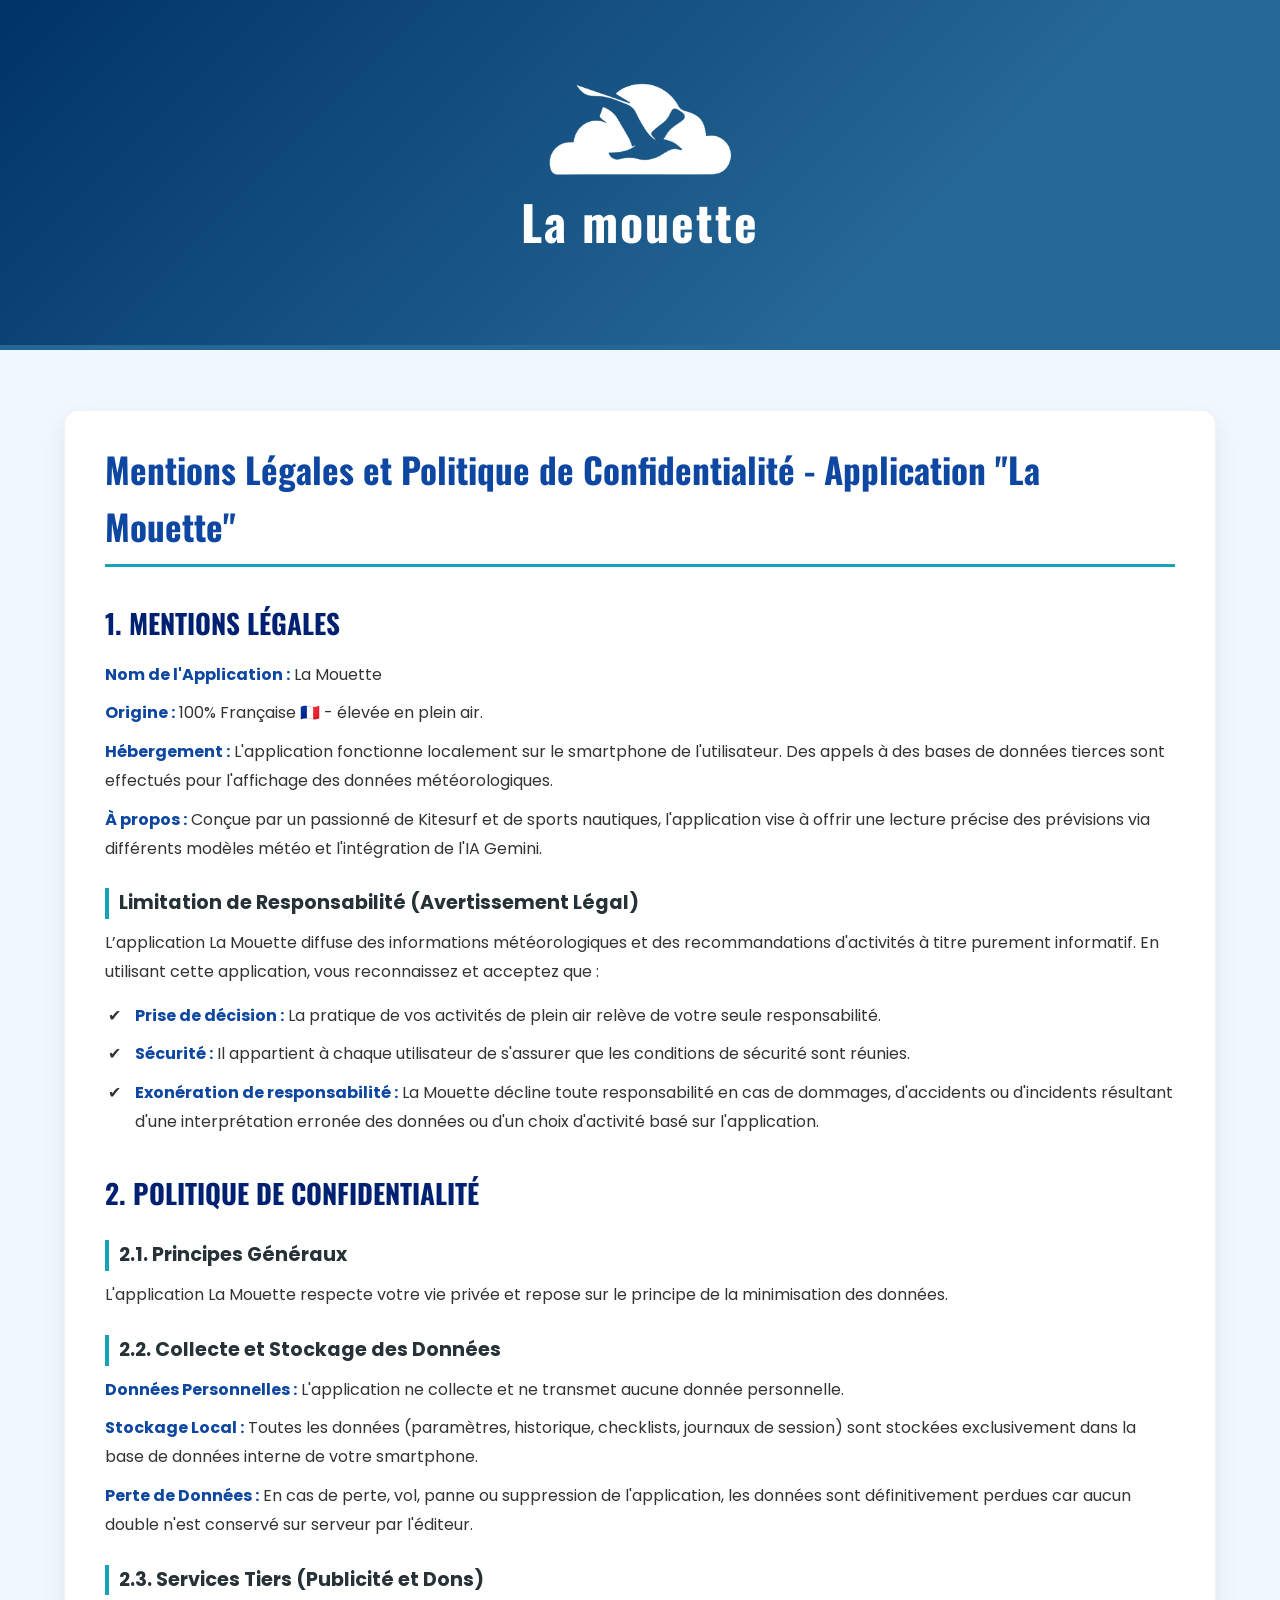
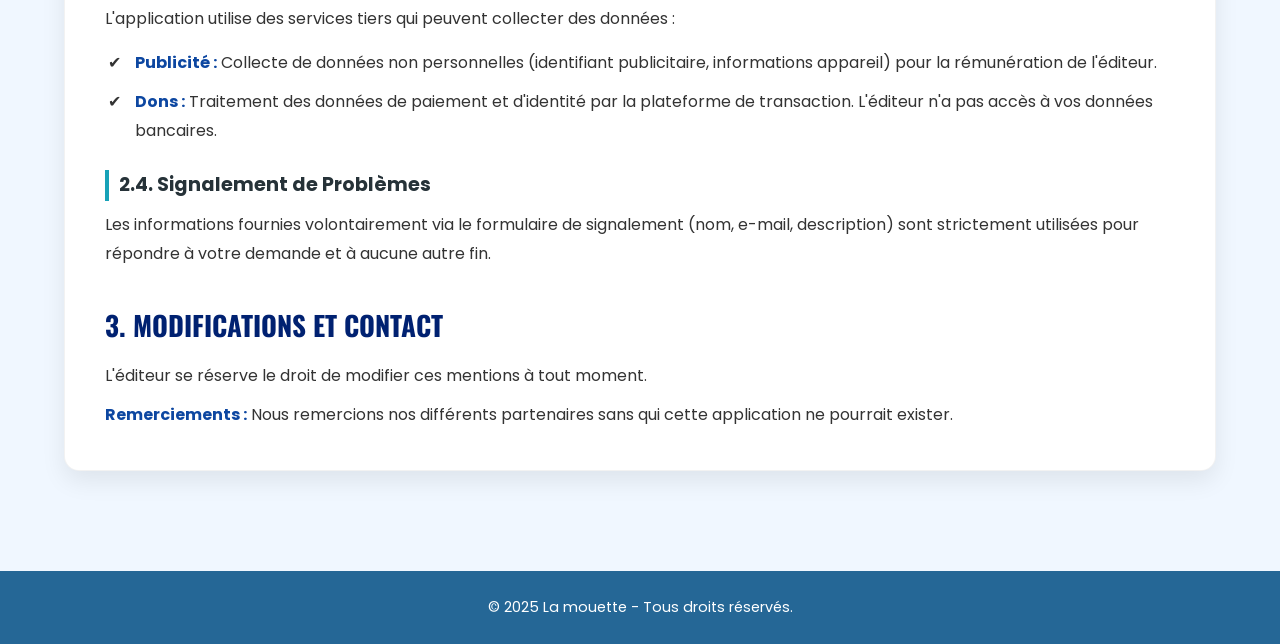
<file: mentions-legales.html>
<!DOCTYPE html>
<html lang="fr">
<head>
    <meta charset="UTF-8">
    <meta name="viewport" content="width=device-width, initial-scale=1.0">
    <title>La mouette - Mentions Légales & Politique de Confidentialité</title>
    <link rel="stylesheet" href="styles.css">
    <link href="https://fonts.googleapis.com/css2?family=Poppins:wght@400;600;700&display=swap" rel="stylesheet">
    <link href="https://fonts.googleapis.com/css2?family=Oswald:wght@400;600&display=swap" rel="stylesheet">
    <style>
        .legal-section {
            background-color: #ffffff;
            padding: 30px 40px;
            border-radius: 15px;
            box-shadow: 0 10px 25px rgba(0, 0, 0, 0.08);
            margin: 40px 0;
            text-align: left;
            border: 1px solid rgba(0, 0, 0, 0.05);
        }
        .legal-section h2 {
            font-family: 'Oswald', sans-serif;
            color: #0d47a1; /* Utilisation d'une couleur primaire cohérente */
            border-bottom: 3px solid #17a2b8; /* Couleur secondaire */
            padding-bottom: 10px;
            margin-bottom: 30px;
            font-size: 2.2em;
        }
        .legal-section h3 {
            font-family: 'Oswald', sans-serif;
            color: #002171; /* Bleu Nuit */
            margin-top: 35px;
            margin-bottom: 15px;
            font-size: 1.7em;
        }
        .legal-section h4 {
            font-family: 'Poppins', sans-serif;
            font-weight: 700;
            color: #263238; /* Gris Ardoise */
            margin-top: 25px;
            margin-bottom: 10px;
            font-size: 1.2em;
            border-left: 4px solid #17a2b8;
            padding-left: 10px;
        }
        .legal-section p, .legal-section li {
            line-height: 1.8;
            color: #333;
            margin-bottom: 10px;
        }
        .legal-section strong {
            color: #0d47a1;
        }
        .legal-section ul {
            list-style-type: '✔ ';
            padding-left: 20px;
            margin-top: 15px;
        }
        .legal-section ul li {
            padding-left: 10px;
            margin-bottom: 10px;
        }
    </style>
</head>
<body>
    <header class="hero">
        <div class="container">
            <a href="/" style="text-decoration: none; color: inherit;">
                <img src="./img/logo.webp" alt="Logo de l'application météo - Un oiseau sur un nuage" class="app-logo">
                <h1>La mouette</h1>
            </a>
        </div>
    </header>
    <main class="container">
        <section class="legal-section">
            <h2>Mentions Légales et Politique de Confidentialité - Application "La Mouette"</h2>

            <h3>1. MENTIONS LÉGALES</h3>
            <p><strong>Nom de l'Application :</strong> La Mouette</p>
            <p><strong>Origine :</strong> 100% Française 🇫🇷 - élevée en plein air.</p>
            <p><strong>Hébergement :</strong> L'application fonctionne localement sur le smartphone de l'utilisateur. Des appels à des bases de données tierces sont effectués pour l'affichage des données météorologiques.</p>
            <p><strong>À propos :</strong> Conçue par un passionné de Kitesurf et de sports nautiques, l'application vise à offrir une lecture précise des prévisions via différents modèles météo et l'intégration de l'IA Gemini.</p>

            <h4>Limitation de Responsabilité (Avertissement Légal)</h4>
            <p>L’application La Mouette diffuse des informations météorologiques et des recommandations d'activités à titre purement informatif. En utilisant cette application, vous reconnaissez et acceptez que :</p>
            <ul>
                <li><strong>Prise de décision :</strong> La pratique de vos activités de plein air relève de votre seule responsabilité.</li>
                <li><strong>Sécurité :</strong> Il appartient à chaque utilisateur de s'assurer que les conditions de sécurité sont réunies.</li>
                <li><strong>Exonération de responsabilité :</strong> La Mouette décline toute responsabilité en cas de dommages, d'accidents ou d'incidents résultant d'une interprétation erronée des données ou d'un choix d'activité basé sur l'application.</li>
            </ul>

            <h3>2. POLITIQUE DE CONFIDENTIALITÉ</h3>
            <h4>2.1. Principes Généraux</h4>
            <p>L'application La Mouette respecte votre vie privée et repose sur le principe de la minimisation des données.</p>

            <h4>2.2. Collecte et Stockage des Données</h4>
            <p><strong>Données Personnelles :</strong> L'application ne collecte et ne transmet aucune donnée personnelle.</p>
            <p><strong>Stockage Local :</strong> Toutes les données (paramètres, historique, checklists, journaux de session) sont stockées exclusivement dans la base de données interne de votre smartphone.</p>
            <p><strong>Perte de Données :</strong> En cas de perte, vol, panne ou suppression de l'application, les données sont définitivement perdues car aucun double n'est conservé sur serveur par l'éditeur.</p>

            <h4>2.3. Services Tiers (Publicité et Dons)</h4>
            <p>L'application utilise des services tiers qui peuvent collecter des données :</p>
            <ul>
                <li><strong>Publicité :</strong> Collecte de données non personnelles (identifiant publicitaire, informations appareil) pour la rémunération de l'éditeur.</li>
                <li><strong>Dons :</strong> Traitement des données de paiement et d'identité par la plateforme de transaction. L'éditeur n'a pas accès à vos données bancaires.</li>
            </ul>

            <h4>2.4. Signalement de Problèmes</h4>
            <p>Les informations fournies volontairement via le formulaire de signalement (nom, e-mail, description) sont strictement utilisées pour répondre à votre demande et à aucune autre fin.</p>

            <h3>3. MODIFICATIONS ET CONTACT</h3>
            <p>L'éditeur se réserve le droit de modifier ces mentions à tout moment.</p>
            <p><strong>Remerciements :</strong> Nous remercions nos différents partenaires sans qui cette application ne pourrait exister.</p>
        </section>
    </main>

    <footer>
        <p>&copy; 2025 La mouette - Tous droits réservés.</p>
    </footer>

</body>
</html>
</file>
<file: styles.css>
/* Importation des polices : 'Poppins' pour le corps, 'Oswald' pour les titres (plus percutant) */
@import url('https://fonts.googleapis.com/css2?family=Oswald:wght@400;600;700&family=Poppins:wght@400;600&display=swap');

:root {
    /* Couleurs Nautiques */
    --primary-color: #256796; /* Bleu Marine Profond */
    --secondary-color: #256796; /* Aqua/Cyan (comme l'eau peu profonde ou les outils de navigation) */
    --accent-color: #ffc107; /* Jaune/Or (comme le soleil ou les équipements de sécurité) */
    --background-color: #f0f7ff; /* Ciel très pâle */
    --text-color: #212529; /* Texte sombre */
    --white: #ffffff;
    --dark-blue: #003366; /* Pour les ombres/dégradés */
}

* {
    box-sizing: border-box;
    margin: 0;
    padding: 0;
}

body {
    font-family: 'Poppins', sans-serif;
    background-color: var(--background-color);
    color: var(--text-color);
    line-height: 1.6;
}

.container {
    width: 90%;
    max-width: 1200px;
    margin: 0 auto;
    padding: 20px 0;
}

/* --- Section Tête (Hero) --- */
.hero {
    /* Dégradé évoquant la profondeur de la mer et le ciel */
    background: linear-gradient(135deg, var(--dark-blue) 0%, var(--primary-color) 70%);
    color: var(--white);
    text-align: center;
    padding: 60px 0; /* Plus d'espace pour l'ambiance */
    border-bottom: 5px solid var(--secondary-color); /* Ligne d'horizon/écume */
}

.app-logo {
    width: auto;
    height: 6rem;
}

.hero h1 {
    font-family: 'Oswald', sans-serif; /* Titre fort */
    font-size: 3em;
    margin-bottom: 5px;
    font-weight: 700;
    /* text-transform: uppercase; */
    letter-spacing: 2px;
}

.tagline {
    font-size: 1.2em;
    opacity: 0.9;
    font-style: italic;
}

/* --- Section Téléchargement --- */
.download-section, .partners-section {
    text-align: center;
    padding: 40px 20px;
    margin-top: 30px;
    background-color: var(--white);
    border-radius: 10px;
    /* Ombre subtile pour donner de la légèreté sur l'arrière-plan ciel */
    box-shadow: 0 8px 20px rgba(0, 0, 0, 0.1); 
    border: 1px solid rgba(0, 77, 153, 0.1); /* Cadre léger */
    width: 100%;
}




.download-section h2, .partners-section h2 {
    font-family: 'Oswald', sans-serif;
    font-size: 2em;
    color: var(--primary-color);
    margin-bottom: 15px;
}

.download-links, .partners-links {
    display: flex;
    justify-content: center;
    gap: 30px;
    margin: 30px 0;
    flex-wrap: wrap;
}

.btn {
    text-decoration: none;
    color: var(--white);
    padding: 15px 30px; /* Plus grands et visibles */
    border-radius: 5px; /* Forme rectangulaire classique (comme un panneau) */
    font-weight: 600;
    font-size: 1.1em;
    transition: background-color 0.3s, transform 0.2s;
    display: flex;
    align-items: center;
    min-width: 200px;
    justify-content: center;
    box-shadow: 0 4px 6px rgba(0, 0, 0, 0.1);
}

.bold{
    font-weight: bold;
}
.primary-btn {
    background-color: var(--primary-color);
}

.primary-btn:hover {
    background-color: var(--dark-blue);
    transform: translateY(-2px);
}

.secondary-btn {
    background-color: var(--secondary-color); /* Utilisation de l'Aqua */
}

.secondary-btn:hover {
    background-color: #0097a7; /* Aqua foncé */
    transform: translateY(-2px);
}

.btn i {
    margin-right: 10px;
    font-style: normal;
    font-size: 1.4em;
    color: var(--accent-color); /* Accent or sur les icônes */
}

.small-text {
    font-size: 0.9em;
    color: #6c757d;
}

/* --- Section Partenaires --- */

.partners-section p {
    margin-bottom: 25px;
    font-size: 1.1em;
    color: var(--text-color);
}

/* --- Section Fonctionnalités --- */
.features {
    padding: 40px 20px;
    margin-top: 20px;
    text-align: center;
}

.features h3 {
    font-family: 'Oswald', sans-serif;
    margin-bottom: 25px;
    color: var(--primary-color);
    border-bottom: 2px dashed var(--secondary-color);
    display: inline-block;
    padding-bottom: 5px;
}

.features ul {
    list-style: none;
    padding: 0;
    display: flex;
    justify-content: center;
    gap: 20px;
    flex-wrap: wrap;
}

.features li {
    background-color: var(--white);
    padding: 20px;
    /* Bordure nautique : bleu clair */
    border: 1px solid var(--secondary-color);
    border-radius: 5px;
    box-shadow: 0 2px 8px rgba(0, 0, 0, 0.05);
    flex-basis: calc(50% - 10px);
    text-align: center;
    position: relative;
}

/* --- Pied de page --- */
footer {
    text-align: center;
    padding: 25px 0;
    margin-top: 40px;
    font-size: 0.9em;
    color: var(--dark-blue);
    background-color: var(--secondary-color); /* Bande aqua en bas */
    color: var(--white);
}

footer a {
    color: var(--white);
    text-decoration: none;
}

footer a:hover {
    text-decoration: underline;
}

/* --- Section Remerciement --- */
.thank-you-section {
    position: relative; /* Nécessaire pour le positionnement absolu de l'icône */
    text-align: center;
    padding: 40px 20px;
    margin-top: 30px;
    background-color: var(--white);
    border-radius: 10px;
    box-shadow: 0 4px 10px rgba(0, 0, 0, 0.05);
    color: var(--dark-blue);
}

.thank-you-icon {
    position: absolute;
    top: -20px;
    right: 20px;
    background-color: var(--primary-color);
    border-radius: 50%;
    width: 60px;
    height: 60px;
    display: flex;
    align-items: center;
    justify-content: center;
    box-shadow: 0 4px 8px rgba(0, 0, 0, 0.1);
    padding: 10px;
}

.thank-you-icon img {
    width: 100%;
    height: auto;
}

.thank-you-section p {
    font-size: 1.1em;
    line-height: 1.8;
    margin-bottom: 15px;
}

/* --- Section Carrousel (Mise à jour) --- */
.carousel-section {
    padding: 40px 20px;
    margin-top: 30px;
    background-color: var(--white);
    border-radius: 10px;
    box-shadow: 0 8px 20px rgba(0, 0, 0, 0.1);
    border: 1px solid rgba(0, 77, 153, 0.1);
    text-align: center;
}

.carousel-section h2 {
    font-family: 'Oswald', sans-serif;
    font-size: 2em;
    color: var(--primary-color);
    margin-bottom: 30px;
}

.carousel-container {
    position: relative; /* Contexte pour le positionnement des boutons */
}

.carousel-slide {
    display: none; /* On cache toutes les slides par défaut */
    align-items: center;
    gap: 40px;
    margin-bottom: 20px;
    text-align: left;
}

.carousel-slide.active {
    display: flex; /* On affiche uniquement la slide active */
}

.carousel-slide.slide-reversed {
    flex-direction: row-reverse;
}

.slide-image {
    flex: 1 1 45%;
    background-color: var(--primary-color);
    padding: 2rem;
    border-radius: 1rem;
}

.slide-image img {
    width: 100%;
    object-fit: cover; 
}

.slide-content {
    flex: 1 1 55%;
}

.slide-content h3 {
    font-family: 'Oswald', sans-serif;
    color: var(--dark-blue);
    margin-bottom: 10px;
    font-size: 1.8em;
}

/* --- Navigation du Carrousel --- */
.carousel-navigation {
    position: absolute;
    top: 50%;
    left: 0;
    width: 100%;
    display: flex;
    justify-content: space-between;
    transform: translateY(-50%);
    pointer-events: none; /* Pour ne pas gêner les clics sur le contenu */
}

.nav-btn {
    pointer-events: auto; /* Réactive les clics sur les boutons */
    background-color: rgba(37, 103, 150, 0.8);
    color: var(--white);
    border: none;
    border-radius: 50%;
    width: 50px;
    height: 50px;
    font-size: 1.5em;
    cursor: pointer;
    transition: background-color 0.3s;
    margin: 0 10px; /* Marge pour ne pas coller aux bords */
}

.nav-btn:hover {
    background-color: var(--dark-blue);
}

/* --- Media Queries (Mise à jour) --- */
@media (max-width: 768px) {
    .carousel-slide, .carousel-slide.slide-reversed {
        flex-direction: column;
        text-align: center;
        gap: 20px;
    }
    
    .carousel-slide.active {
        /* S'assure que l'affichage est correct sur mobile */
        display: flex; 
        flex-direction: column;
    }

    .slide-content {
        width: 100%;
    }

    .slide-content h3 {
        font-size: 1.5em;
    }

    .nav-btn {
        width: 40px;
        height: 40px;
        font-size: 1.2em;
    }

    .carousel-navigation {
        /* On remonte un peu les boutons sur mobile pour ne pas être sur l'image */
        top: 40%;
    }
}


/* --- Media Queries pour la Responsivité --- */
@media (max-width: 600px) {
    .hero h1 {
        font-size: 2.5em;
    }

    .download-links, .partners-links {
        flex-direction: column;
        align-items: center;
    }

    .btn {
        width: 90%;
        max-width: 350px;
    }

    .features li {
        flex-basis: 100%;
    }
}
</file>
